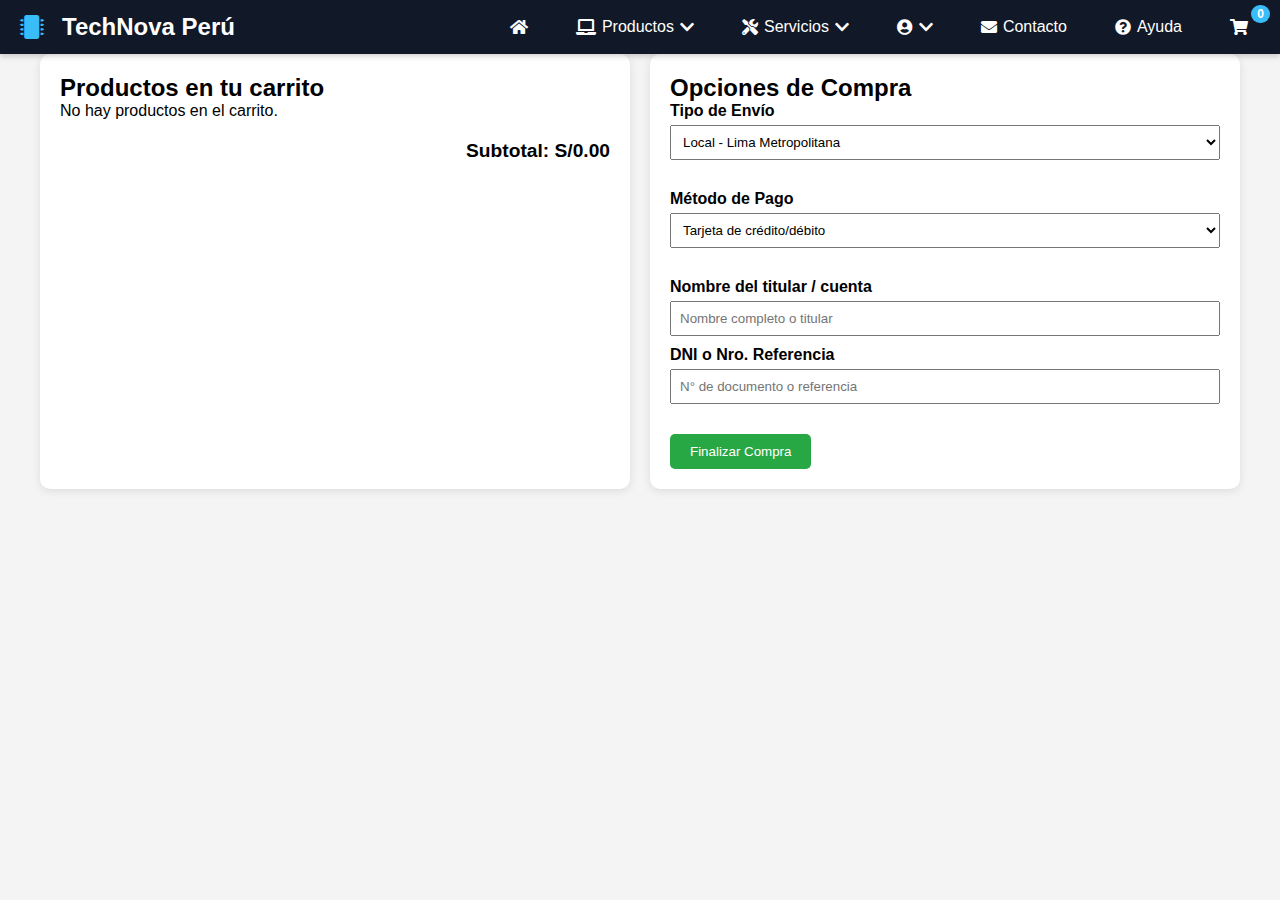
<file: carrito.html>
<!DOCTYPE html>
<html lang="es">
<head>
  <meta charset="UTF-8" />
  <meta name="viewport" content="width=device-width, initial-scale=1.0" />
  <title>Carrito de Compras</title>
  <link rel="stylesheet" href="style.css" />
  <link rel="stylesheet" href="https://cdnjs.cloudflare.com/ajax/libs/font-awesome/5.15.4/css/all.min.css" />
  <style>
    .container {
      display: flex;
      flex-wrap: wrap;
      gap: 20px;
      max-width: 1200px;
      margin: auto;
    }
    .left, .right {
      background: #fff;
      padding: 20px;
      border-radius: 10px;
      flex: 1;
      min-width: 300px;
      box-shadow: 0 2px 10px rgba(0,0,0,0.1);
    }
    .cart-item {
      border-bottom: 1px solid #ccc;
      padding: 10px 0;
    }
    .subtotal {
      margin-top: 20px;
      font-size: 1.2em;
      font-weight: bold;
      text-align: right;
    }
    h2 {
      margin-top: 0;
    }
    .form-section {
      margin-bottom: 20px;
    }
    .form-section input,
    .form-section select {
      width: 100%;
      padding: 8px;
      margin-top: 5px;
      margin-bottom: 10px;
    }
    .form-section label {
      font-weight: bold;
    }
    button {
      background-color: #28a745;
      color: white;
      padding: 10px 20px;
      border: none;
      border-radius: 5px;
      cursor: pointer;
    }
    button:hover {
      background-color: #218838;
    }
  </style>
</head>
<body>

    <!-- Menú de NAVEGACIÓN-->
<nav class="navbar">
  <div class="logo"><i class="fas fa-microchip"></i> TechNova Perú</div>
  <button class="hamburger" aria-label="Abrir menú">
    <i class="fas fa-bars"></i>
  </button>
  <ul class="nav-menu">
    <li><a href="index.html"><i class="fas fa-home"></i></a></li>
    <li class="dropdown">
      <a href="#" class="dropbtn">
        <i class="fas fa-laptop"></i> Productos <i class="fas fa-chevron-down"></i>
      </a>
      <ul class="submenu">
        <li><a href="#"><i class="fas fa-laptop-code"></i> Laptops</a></li>
        <li><a href="#"><i class="fas fa-desktop"></i> PCs de Escritorio</a></li>
        <li><a href="#"><i class="fas fa-memory"></i> Componentes</a></li>
        <li><a href="Celulares.html"><i class="fas fa-mobile-alt"></i> Celulares</a></li>
        <li><a href="#"><i class="fas fa-keyboard"></i> Periféricos</a></li>
        <li><a href="#"><i class="fas fa-headphones"></i> Accesorios</a></li>
        <li><a href="#"><i class="fas fa-tags"></i> Ofertas</a></li>
      </ul>
    </li>
    <li class="dropdown">
      <a href="#" class="dropbtn">
        <i class="fas fa-tools"></i> Servicios <i class="fas fa-chevron-down"></i>
      </a>
      <ul class="submenu">
        <li><a href="envio.html"><i class="fas fa-truck"></i> Envíos y Entregas</a></li>
        <li><a href="garantias.html"><i class="fas fa-shield-alt"></i> Garantías</a></li>
        <li><a href="soporte.html"><i class="fas fa-headset"></i> Soporte Técnico</a></li>
        <li><a href="postventa.html"><i class="fas fa-wrench"></i> Postventa</a></li>
      </ul>
    </li>
    <li class="dropdown">
      <a href="#" class="dropbtn">
        <i class="fas fa-user-circle"></i> <i class="fas fa-chevron-down"></i>
      </a>
      <ul class="submenu">
        <li><a href="login.html"><i class="fas fa-sign-in-alt"></i> Iniciar Sesión</a></li>
        <li><a href="Registro.html"><i class="fas fa-user-plus"></i> Registrarse</a></li>
        <li><a href="nosotros.html"><i class="fas fa-user"></i> ¿Quiénes Somos?</a></li>
        <li><a href="historial.html"><i class="fas fa-history"></i> Historial de Compras</a></li>
      </ul>
    </li>
    <li><a href="contacto.html"><i class="fas fa-envelope"></i> Contacto</a></li>
    <li><a href="ayuda.html"><i class="fas fa-question-circle"></i> Ayuda</a></li>
    <li class="cart">
  <a href="carrito.html">
    <i class="fas fa-shopping-cart"></i>
    <span class="cart-count">0</span>
  </a>
</li>
  </ul>
</nav>

<!-- CARRITO DE COMPRA -->
  <div class="container">
    <!-- Lado Izquierdo -->
    <div class="left">
      <h2>Productos en tu carrito</h2>
      <div id="cart-items"></div>
      <div class="subtotal">
        Subtotal: S/<span id="cart-total">0.00</span>
      </div>
    </div>

    <!-- Lado Derecho -->
    <div class="right">
      <h2>Opciones de Compra</h2>

      <div class="form-section">
        <label for="envio">Tipo de Envío</label><br>
        <select id="envio" onchange="actualizarEnvio()">
          <option value="local">Local - Lima Metropolitana</option>
          <option value="provincia">A otra ciudad o provincia</option>
        </select>
      </div>

      <div class="form-section" id="datos-envio" style="display:none;">
        <label for="direccion">Dirección de Envío</label>
        <input type="text" id="direccion" placeholder="Dirección completa">
        <label for="distrito">Distrito / Ciudad</label>
        <input type="text" id="distrito" placeholder="Ej. Arequipa, Cusco">
      </div>

      <div class="form-section">
        <label for="metodo-pago">Método de Pago</label>
        <select id="metodo-pago">
          <option value="tarjeta">Tarjeta de crédito/débito</option>
          <option value="yape">Yape / Plin</option>
          <option value="contraentrega">Contra Entrega (solo Lima Metropolitana)</option>
        </select>
      </div>

      <div class="form-section">
        <label for="nombre">Nombre del titular / cuenta</label>
        <input type="text" id="nombre" placeholder="Nombre completo o titular">
        <label for="dni">DNI o Nro. Referencia</label>
        <input type="text" id="dni" placeholder="N° de documento o referencia">
      </div>

      <button onclick="finalizarCompra()">Finalizar Compra</button>
    </div>
  </div>

  <script>
  let cartItems = JSON.parse(localStorage.getItem('cart')) || [];

  function renderCart() {
    const container = document.getElementById('cart-items');
    const totalEl = document.getElementById('cart-total');
    let total = 0;

    if (cartItems.length === 0) {
      container.innerHTML = '<p>No hay productos en el carrito.</p>';
      totalEl.textContent = '0.00';
      return;
    }

    container.innerHTML = '';
    cartItems.forEach((item, index) => {
      const itemTotal = item.precio * item.cantidad;
      total += itemTotal;

      container.innerHTML += `
        <div class="cart-item" style="display: flex; gap: 10px; align-items: center;">
          <img src="${item.imagen}" alt="${item.nombre}" style="width: 80px; height: 80px; object-fit: cover; border-radius: 5px;">
          <div style="flex: 1;">
            <strong>${item.nombre}</strong><br>
            Precio unitario: S/${item.precio.toFixed(2)}<br>
            Cantidad: 
            <input type="number" min="1" value="${item.cantidad}" onchange="actualizarCantidad(${index}, this.value)" style="width: 60px;"><br>
            Total: S/${itemTotal.toFixed(2)}
          </div>
          <button onclick="eliminarProducto(${index})" style="background-color: #dc3545; color: white; border: none; padding: 5px 10px; border-radius: 4px;">Eliminar</button>
        </div>
      `;
    });

    totalEl.textContent = total.toFixed(2);
  }

  function eliminarProducto(index) {
    if (confirm('¿Estás seguro de eliminar este producto del carrito?')) {
      cartItems.splice(index, 1);
      localStorage.setItem('cart', JSON.stringify(cartItems));
      renderCart();
    }
  }

  function actualizarCantidad(index, nuevaCantidad) {
    const cantidad = parseInt(nuevaCantidad);
    if (cantidad > 0) {
      cartItems[index].cantidad = cantidad;
      localStorage.setItem('cart', JSON.stringify(cartItems));
      renderCart();
    }
  }

  function actualizarEnvio() {
    const envio = document.getElementById('envio').value;
    const datosEnvio = document.getElementById('datos-envio');
    const metodoPago = document.getElementById('metodo-pago');

    if (envio === 'provincia') {
      datosEnvio.style.display = 'block';
      [...metodoPago.options].forEach(opt => {
        if (opt.value === 'contraentrega') opt.disabled = true;
      });
      if (metodoPago.value === 'contraentrega') metodoPago.value = 'tarjeta';
    } else {
      datosEnvio.style.display = 'none';
      [...metodoPago.options].forEach(opt => opt.disabled = false);
    }
  }

  function finalizarCompra() {
    const tipoEnvio = document.getElementById('envio').value;
    const metodoPago = document.getElementById('metodo-pago').value;
    const nombre = document.getElementById('nombre').value;

    if (tipoEnvio === 'provincia') {
      const direccion = document.getElementById('direccion').value;
      const distrito = document.getElementById('distrito').value;
      if (!direccion || !distrito) {
        alert('Por favor completa los datos de envío.');
        return;
      }
    }

    if (!nombre) {
      alert('Por favor ingresa el nombre del titular o cuenta.');
      return;
    }

    alert('¡Compra finalizada! Gracias por confiar en TechNova.');
    localStorage.removeItem('cart');
    window.location.href = 'index.html';
  }

  renderCart();
</script>

</body>
</html>
</file>
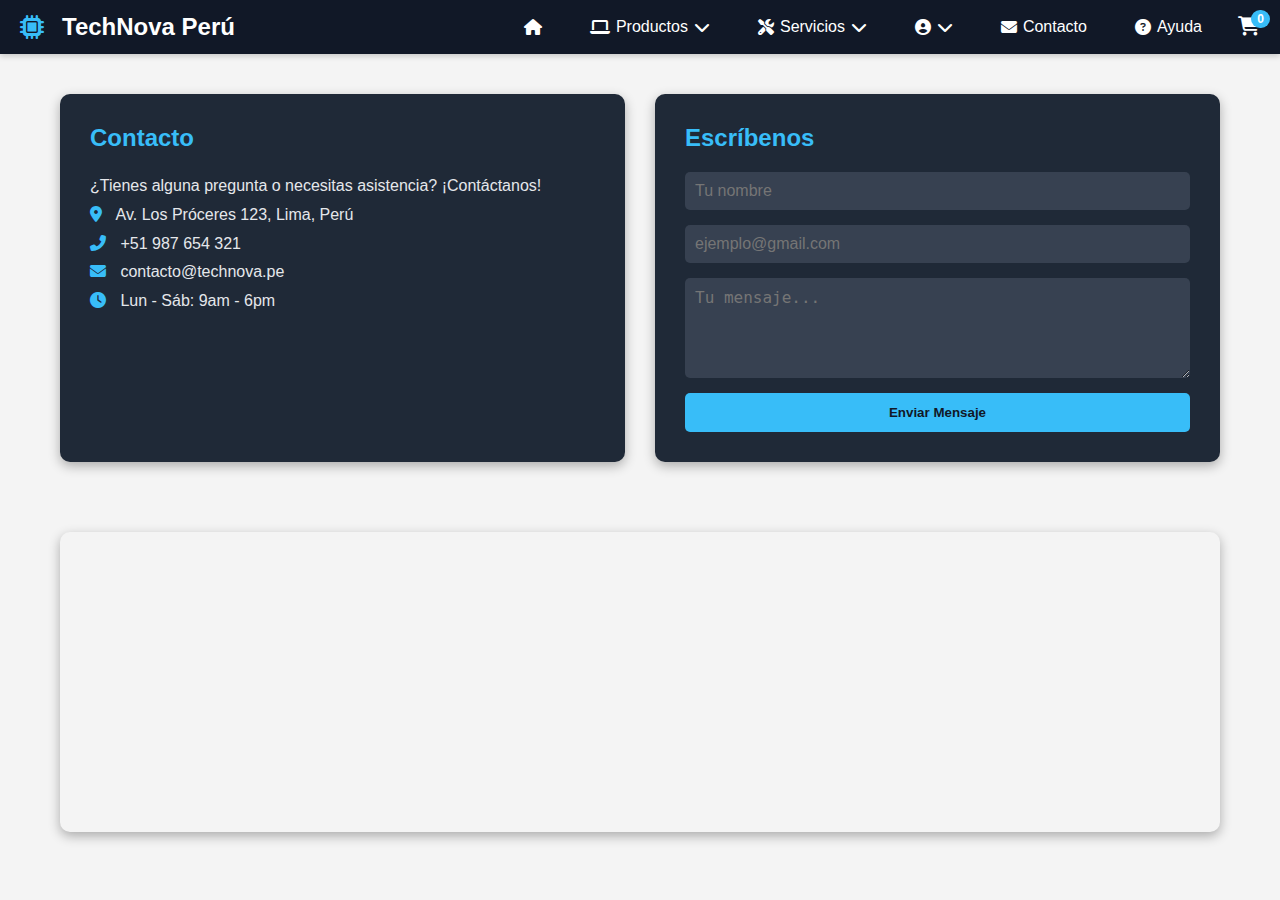
<file: contacto.html>
<!DOCTYPE html>
<html lang="es">
<head>
  <meta charset="UTF-8">
  <meta name="viewport" content="width=device-width, initial-scale=1">
  <title>Contacto - TechNova</title>
  <link rel="stylesheet" href="style.css">
  <link rel="stylesheet" href="https://cdnjs.cloudflare.com/ajax/libs/font-awesome/6.5.0/css/all.min.css">
  <style>

    .contact-section {
      display: flex;
      flex-wrap: wrap;
      justify-content: space-between;
      gap: 30px;
      padding: 40px 20px;
      max-width: 1200px;
      margin: auto;
    }

    .contact-info, .contact-form {
      flex: 1 1 45%;
      background-color: #1f2937;
      padding: 30px;
      border-radius: 10px;
      box-shadow: 0 4px 12px rgba(0,0,0,0.3);
    }

    .contact-info h2, .contact-form h2 {
      margin-bottom: 20px;
      color: #38bdf8;
    }

    .contact-info p, .contact-info li {
      line-height: 1.8;
      color: #e5e7eb;
    }

    .contact-info ul {
      list-style: none;
      padding: 0;
    }

    .contact-info li i {
      margin-right: 10px;
      color: #38bdf8;
    }

    .contact-form form {
      display: flex;
      flex-direction: column;
    }

    .contact-form input,
    .contact-form textarea {
      margin-bottom: 15px;
      padding: 10px;
      font-size: 1rem;
      border: none;
      border-radius: 5px;
      background-color: #374151;
      color: white;
    }

    .contact-form textarea {
      resize: vertical;
      min-height: 100px;
    }

    .contact-form button {
      background-color: #38bdf8;
      color: #111827;
      padding: 12px;
      border: none;
      border-radius: 5px;
      font-weight: bold;
      cursor: pointer;
      transition: background-color 0.3s;
    }

    .contact-form button:hover {
      background-color: #0ea5e9;
    }

    /* Map Responsive */
    .map {
      width: 100%;
      height: 300px;
      margin-top: 30px;
      border: 0;
      border-radius: 10px;
      box-shadow: 0 4px 12px rgba(0,0,0,0.3);
    }

    @media (max-width: 768px) {
      .contact-section {
        flex-direction: column;
      }
    }
  </style>
</head>
<body>

    <!-- MENU DE NAVEGACION -->
  <nav class="navbar">
    <div class="logo"><i class="fas fa-microchip"></i> TechNova Perú</div>

    <div class="hamburger"><i class="fas fa-bars"></i></div>

    <ul class="nav-menu">
      <li><a href="index.html"><i class="fas fa-home"></i></a></li>

      <li class="dropdown">
        <a href="#"><i class="fas fa-laptop"></i> Productos <i class="fas fa-chevron-down"></i></a>
        <ul class="submenu">
          <li><a href="#"><i class="fas fa-laptop-code"></i> Laptops</a></li>
          <li><a href="#"><i class="fas fa-desktop"></i> PCs de Escritorio</a></li>
          <li><a href="#"><i class="fas fa-memory"></i> Componentes</a></li>
          <li><a href="#"><i class="fas fa-mobile-alt"></i> Celulares</a></li>
          <li><a href="#"><i class="fas fa-keyboard"></i> Periféricos</a></li>
          <li><a href="#"><i class="fas fa-headphones"></i> Accesorios</a></li>
          <li><a href="#"><i class="fas fa-tags"></i> Ofertas</a></li>
        </ul>
      </li>

      <li class="dropdown">
        <a href="#"><i class="fas fa-tools"></i> Servicios <i class="fas fa-chevron-down"></i></a>
        <ul class="submenu">
          <li><a href="#"><i class="fas fa-truck"></i> Envíos y Entregas</a></li>
          <li><a href="garantias.html"><i class="fas fa-shield-alt"></i> Garantías</a></li>
          <li><a href="soporte.html"><i class="fas fa-headset"></i> Soporte Técnico</a></li>
          <li><a href="postventa.html"><i class="fas fa-wrench"></i> Postventa</a></li>
        </ul>
      </li>

      <li class="dropdown">
        <a href="#"><i class="fas fa-user-circle"></i> <i class="fas fa-chevron-down"></i></a>
        <ul class="submenu">
          <li><a href="login.html"><i class="fas fa-sign-in-alt"></i> Iniciar Sesión</a></li>
          <li><a href="Registro.html"><i class="fas fa-user-plus"></i> Registrarse</a></li>
          <li><a href="nosotros.html"><i class="fas fa-user"></i> ¿Quienes Somos?</a></li>
          <li><a href="#"><i class="fas fa-history"></i> Historial de Compras</a></li>
        </ul>
      </li>

      <li><a href="contacto.html"><i class="fas fa-envelope"></i> Contacto</a></li>
      <li><a href="#"><i class="fas fa-question-circle"></i> Ayuda</a></li>

      <li class="cart">
        <i class="fas fa-shopping-cart"></i>
        <span class="cart-count">0</span>
      </li>
    </ul>
  </nav>

<section class="contact-section">
  <div class="contact-info">
    <h2>Contacto</h2>
    <p>¿Tienes alguna pregunta o necesitas asistencia? ¡Contáctanos!</p>
    <ul>
      <li><i class="fas fa-map-marker-alt"></i> Av. Los Próceres 123, Lima, Perú</li>
      <li><i class="fas fa-phone-alt"></i> +51 987 654 321</li>
      <li><i class="fas fa-envelope"></i> contacto@technova.pe</li>
      <li><i class="fas fa-clock"></i> Lun - Sáb: 9am - 6pm</li>
    </ul>
  </div>

  <div class="contact-form">
    <h2>Escríbenos</h2>
    <form action="#" method="post">
      <input type="text" name="name" placeholder="Tu nombre" required>
      <input type="email" name="email" placeholder="ejemplo@gmail.com" required>
      <textarea name="message" placeholder="Tu mensaje..." required></textarea>
      <button type="submit">Enviar Mensaje</button>
    </form>
  </div>
</section>

<!-- Mapa de ubicación -->
<div style="padding: 0 20px; max-width: 1200px; margin: 0 auto;">
  <iframe class="map" src="https://www.google.com/maps/embed?pb=!1m18!1m12!1m3!1d3900.852845647114!2d-77.04275448458336!3d-12.125823591401282!2m3!1f0!2f0!3f0!3m2!1i1024!2i768!4f13.1!3m3!1m2!1s0x9105c8c1cb6325a1%3A0x346d9d6e6d22ce23!2sAv.%20Los%20Pr%C3%B3ceres%20123%2C%20Lima%2015012%2C%20Per%C3%BA!5e0!3m2!1ses-419!2s!4v1700000000000" allowfullscreen="" loading="lazy"></iframe>
</div>

<script>
  document.querySelector("form").addEventListener("submit", function (e) {
    e.preventDefault(); // Evita recarga

    const name = document.querySelector('input[name="name"]');
    const email = document.querySelector('input[name="email"]');
    const message = document.querySelector('textarea[name="message"]');

    if (!name.value || !email.value || !message.value) {
      alert("Por favor completa todos los campos.");
      return;
    }

    // Mensaje de éxito simulado
    alert("Gracias por contactarnos. Te responderemos pronto.");

    // Limpiar formulario
    name.value = "";
    email.value = "";
    message.value = "";
  });
</script>

</body>
</html>
</file>
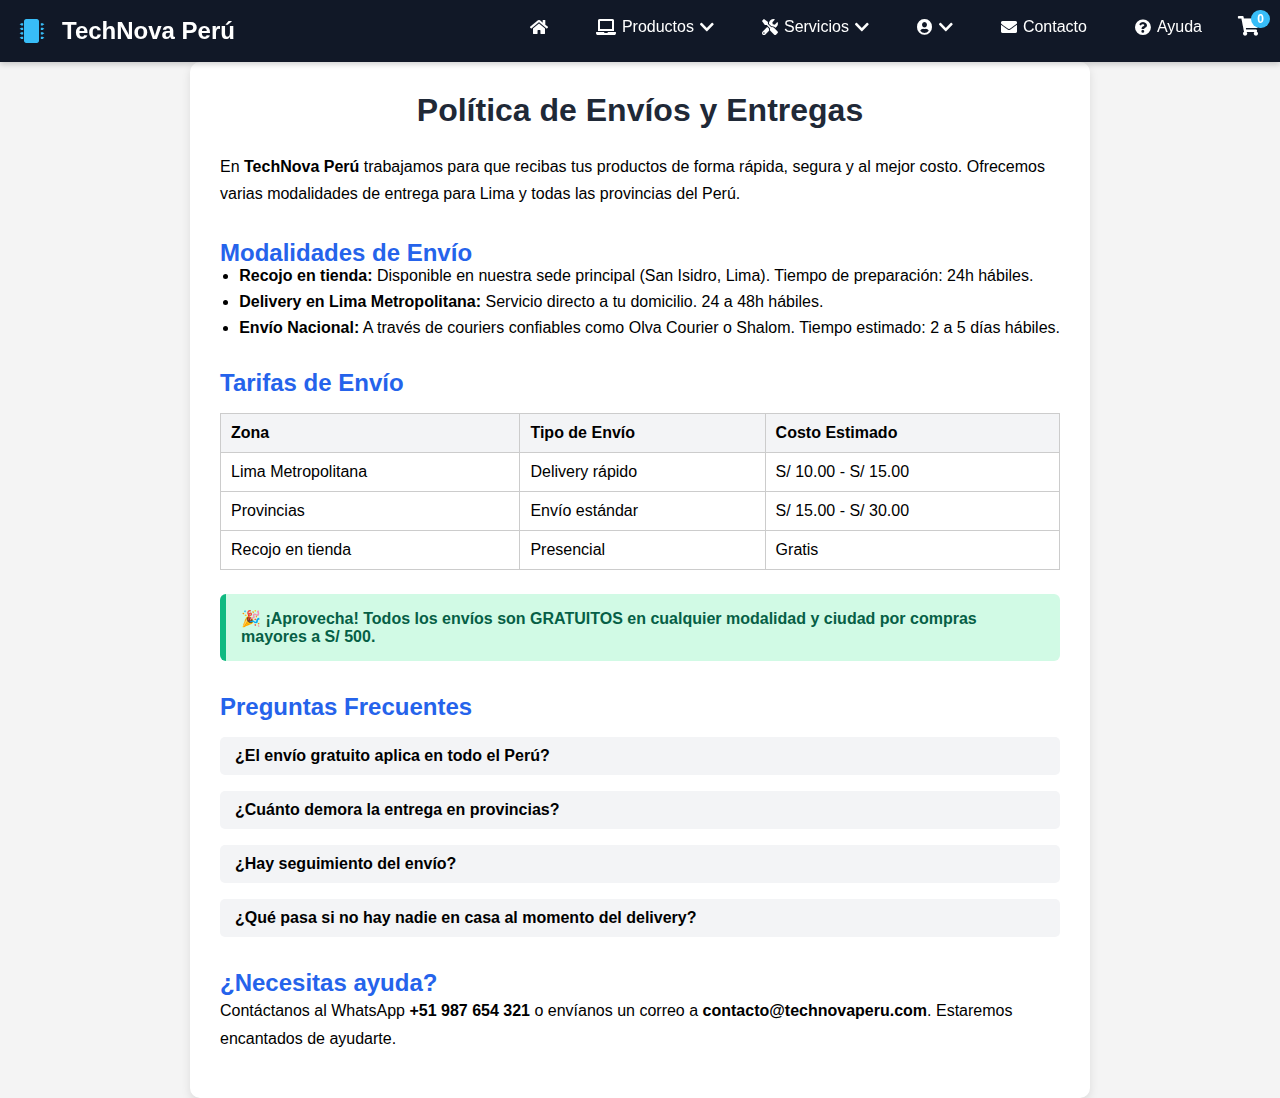
<file: envio.html>
<!DOCTYPE html>
<html lang="es">
<head>
  <meta charset="UTF-8" />
  <meta name="viewport" content="width=device-width, initial-scale=1.0"/>
  <title>Envíos y Entregas - TechNova Perú</title>
  <link rel="stylesheet" href="style.css">
  <link rel="stylesheet" href="https://cdnjs.cloudflare.com/ajax/libs/font-awesome/5.15.4/css/all.min.css">
  <style>

    .container {
      max-width: 900px;
      margin: auto;
      background-color: white;
      padding: 30px;
      border-radius: 10px;
      box-shadow: 0 4px 10px rgba(0,0,0,0.1);
    }

    h1 {
      color: #1f2937;
      text-align: center;
      margin-bottom: 1.5rem;
    }

    h2 {
      margin-top: 2rem;
      color: #2563eb;
    }

    p {
      line-height: 1.7;
      margin-bottom: 1rem;
    }

    ul {
      padding-left: 1.2rem;
      margin-bottom: 1rem;
    }

    ul li {
      margin-bottom: 0.5rem;
    }

    .highlight {
      background-color: #d1fae5;
      padding: 15px;
      border-left: 6px solid #10b981;
      margin: 1.5rem 0;
      border-radius: 6px;
      font-weight: bold;
      color: #065f46;
    }

    table {
      width: 100%;
      border-collapse: collapse;
      margin-top: 1rem;
    }

    table, th, td {
      border: 1px solid #ccc;
    }

    th, td {
      padding: 10px;
      text-align: left;
    }

    th {
      background-color: #f3f4f6;
    }

    .faq-item {
      margin: 1rem 0;
    }

    .faq-question {
      background-color: #f3f4f6;
      padding: 10px 15px;
      border-radius: 5px;
      cursor: pointer;
      font-weight: bold;
      transition: background-color 0.3s ease;
    }

    .faq-question:hover {
      background-color: #e5e7eb;
    }

    .faq-answer {
      display: none;
      padding: 10px 15px;
      background-color: #f9fafb;
      border-left: 4px solid #38bdf8;
      border-radius: 0 0 6px 6px;
    }

    @media (max-width: 600px) {
      .container {
        padding: 20px;
      }

      h1 {
        font-size: 1.5rem;
      }

      h2 {
        font-size: 1.2rem;
      }
    }
  </style>
</head>
<body>

    <!-- MENU DE NAVEGACION -->
  <nav class="navbar">
    <div class="logo"><i class="fas fa-microchip"></i> TechNova Perú</div>

    <button class="hamburger" aria-label="Abrir menú">
      <i class="fas fa-bars"></i>
    </button>

    <ul class="nav-menu">
      <li><a href="index.html"><i class="fas fa-home"></i></a></li>

      <li class="dropdown">
        <a href="#" class="dropbtn">
          <i class="fas fa-laptop"></i> Productos <i class="fas fa-chevron-down"></i>
        </a>
        <ul class="submenu">
          <li><a href="#"><i class="fas fa-laptop-code"></i> Laptops</a></li>
          <li><a href="#"><i class="fas fa-desktop"></i> PCs de Escritorio</a></li>
          <li><a href="#"><i class="fas fa-memory"></i> Componentes</a></li>
          <li><a href="#"><i class="fas fa-keyboard"></i> Periféricos</a></li>
          <li><a href="#"><i class="fas fa-headphones"></i> Accesorios</a></li>
          <li><a href="#"><i class="fas fa-tags"></i> Ofertas</a></li>
        </ul>
      </li>

      <li class="dropdown">
        <a href="#" class="dropbtn">
          <i class="fas fa-tools"></i> Servicios <i class="fas fa-chevron-down"></i>
        </a>
        <ul class="submenu">
          <li><a href="#"><i class="fas fa-truck"></i> Envíos y Entregas</a></li>
          <li><a href="garantias.html"><i class="fas fa-shield-alt"></i> Garantías</a></li>
          <li><a href="soporte.html"><i class="fas fa-headset"></i> Soporte Técnico</a></li>
          <li><a href="postventa.html"><i class="fas fa-wrench"></i> Postventa</a></li>
        </ul>
      </li>

      <li class="dropdown">
        <a href="#" class="dropbtn">
          <i class="fas fa-user-circle"></i> <i class="fas fa-chevron-down"></i>
        </a>
        <ul class="submenu">
          <li><a href="login.html"><i class="fas fa-sign-in-alt"></i> Iniciar Sesión</a></li>
          <li><a href="Registro.html"><i class="fas fa-user-plus"></i> Registrarse</a></li>
          <li><a href="nosotros.html"><i class="fas fa-user"></i> ¿Quiénes Somos?</a></li>
          <li><a href="historial.html"><i class="fas fa-history"></i> Historial de Compras</a></li>
        </ul>
      </li>

      <li><a href="contacto.html"><i class="fas fa-envelope"></i> Contacto</a></li>
      <li><a href="ayuda.html"><i class="fas fa-question-circle"></i> Ayuda</a></li>

      <li class="cart">
        <i class="fas fa-shopping-cart"></i>
        <span class="cart-count">0</span>
      </li>
    </ul>
  </nav>

  <!-- envio y entrega -->

  <div class="container">
    <h1>Política de Envíos y Entregas</h1>

    <p>En <strong>TechNova Perú</strong> trabajamos para que recibas tus productos de forma rápida, segura y al mejor costo. Ofrecemos varias modalidades de entrega para Lima y todas las provincias del Perú.</p>

    <h2>Modalidades de Envío</h2>
    <ul>
      <li><strong>Recojo en tienda:</strong> Disponible en nuestra sede principal (San Isidro, Lima). Tiempo de preparación: 24h hábiles.</li>
      <li><strong>Delivery en Lima Metropolitana:</strong> Servicio directo a tu domicilio. 24 a 48h hábiles.</li>
      <li><strong>Envío Nacional:</strong> A través de couriers confiables como Olva Courier o Shalom. Tiempo estimado: 2 a 5 días hábiles.</li>
    </ul>

    <h2>Tarifas de Envío</h2>
    <table>
      <thead>
        <tr>
          <th>Zona</th>
          <th>Tipo de Envío</th>
          <th>Costo Estimado</th>
        </tr>
      </thead>
      <tbody>
        <tr>
          <td>Lima Metropolitana</td>
          <td>Delivery rápido</td>
          <td>S/ 10.00 - S/ 15.00</td>
        </tr>
        <tr>
          <td>Provincias</td>
          <td>Envío estándar</td>
          <td>S/ 15.00 - S/ 30.00</td>
        </tr>
        <tr>
          <td>Recojo en tienda</td>
          <td>Presencial</td>
          <td>Gratis</td>
        </tr>
      </tbody>
    </table>

    <div class="highlight">
      🎉 ¡Aprovecha! Todos los envíos son <strong>GRATUITOS en cualquier modalidad y ciudad</strong> por compras mayores a <strong>S/ 500</strong>.
    </div>

    <h2>Preguntas Frecuentes</h2>

    <div class="faq-item">
      <div class="faq-question">¿El envío gratuito aplica en todo el Perú?</div>
      <div class="faq-answer">Sí. El envío gratuito se aplica para cualquier destino dentro del territorio peruano, ya sea Lima o provincias, si tu compra supera los S/ 500.</div>
    </div>

    <div class="faq-item">
      <div class="faq-question">¿Cuánto demora la entrega en provincias?</div>
      <div class="faq-answer">Entre 2 y 5 días hábiles, dependiendo de tu ubicación y el courier asignado.</div>
    </div>

    <div class="faq-item">
      <div class="faq-question">¿Hay seguimiento del envío?</div>
      <div class="faq-answer">Sí. Te proporcionamos un código de seguimiento del courier para que puedas monitorear tu paquete en todo momento.</div>
    </div>

    <div class="faq-item">
      <div class="faq-question">¿Qué pasa si no hay nadie en casa al momento del delivery?</div>
      <div class="faq-answer">El courier intentará una segunda entrega. En caso no haya respuesta, deberás recoger el paquete en la agencia más cercana.</div>
    </div>

    <h2>¿Necesitas ayuda?</h2>
    <p>Contáctanos al WhatsApp <strong>+51 987 654 321</strong> o envíanos un correo a <strong>contacto@technovaperu.com</strong>. Estaremos encantados de ayudarte.</p>
  </div>

  <script>
    const questions = document.querySelectorAll('.faq-question');
    questions.forEach(q => {
      q.addEventListener('click', () => {
        const answer = q.nextElementSibling;
        const isVisible = answer.style.display === 'block';
        document.querySelectorAll('.faq-answer').forEach(a => a.style.display = 'none');
        answer.style.display = isVisible ? 'none' : 'block';
      });
    });
  </script>
</body>
</html>
</file>
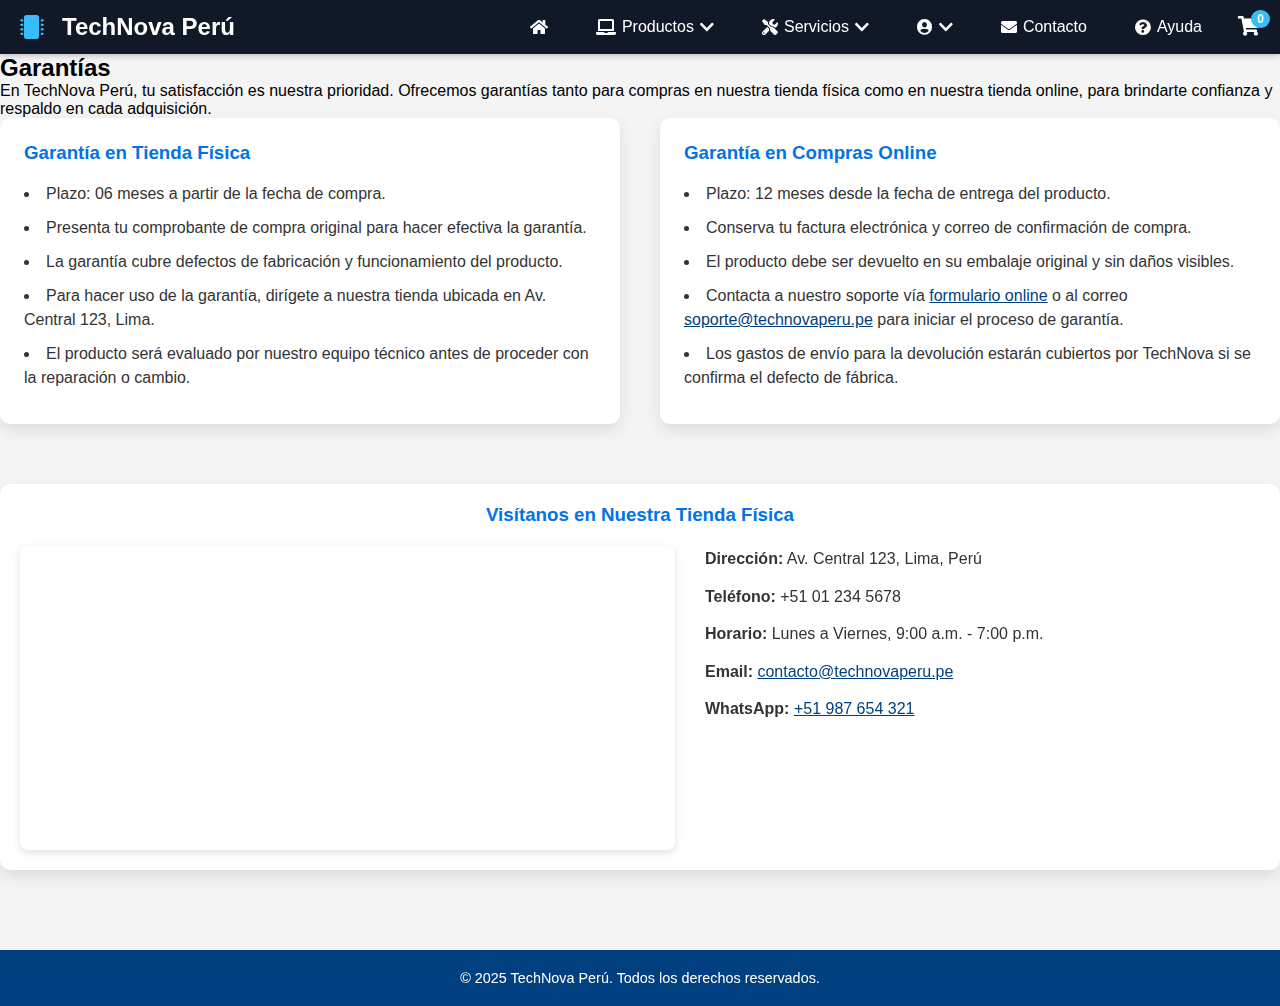
<file: garantias.html>
<!DOCTYPE html>
<html lang="es">
<head>
  <meta charset="UTF-8" />
  <meta name="viewport" content="width=device-width, initial-scale=1" />
  <title>Garantías - TechNova Perú</title>
  <link rel="stylesheet" href="style.css">

  <!-- FontAwesome para iconos -->
  <link rel="stylesheet" href="https://cdnjs.cloudflare.com/ajax/libs/font-awesome/5.15.4/css/all.min.css"/>
  <style>
    /* Secciones garantía */
.garantia-secciones {
  display: flex;
  gap: 40px;
  flex-wrap: wrap;
  justify-content: center;
}

.garantia-secciones article {
  background: white;
  border-radius: 10px;
  box-shadow: 0 6px 15px rgba(0,0,0,0.1);
  padding: 24px;
  flex: 1 1 350px;
  min-width: 280px;
}

.garantia-secciones h3 {
  margin-bottom: 18px;
  color: #0073e6;
}

.garantia-secciones ul {
  list-style: inside disc;
  line-height: 1.5;
  color: #333;
}

.garantia-secciones ul li {
  margin-bottom: 10px;
}

.garantia-secciones a {
  color: #004080;
  text-decoration: underline;
}

.garantia-secciones a:hover {
  color: #ffcc00;
  text-decoration: none;
}

.ubicacion-contacto {
  margin-top: 60px;
  padding: 20px;
  background: white;
  border-radius: 10px;
  box-shadow: 0 6px 15px rgba(0,0,0,0.1);
}

.ubicacion-contacto h3 {
  color: #0073e6;
  margin-bottom: 20px;
  text-align: center;
}

.map-contact-container {
  display: flex;
  gap: 30px;
  flex-wrap: wrap;
  justify-content: center;
  align-items: flex-start;
}

.mapa {
  flex: 1 1 400px;
  min-width: 300px;
  border-radius: 8px;
  overflow: hidden;
  box-shadow: 0 3px 8px rgba(0,0,0,0.12);
}

.info-contacto {
  flex: 1 1 300px;
  min-width: 280px;
  font-size: 1rem;
  color: #333;
  line-height: 1.6;
}

.info-contacto p {
  margin-bottom: 12px;
}

.info-contacto a {
  color: #004080;
  text-decoration: underline;
  transition: color 0.3s ease;
}

.info-contacto a:hover {
  color: #ffcc00;
  text-decoration: none;
}

/* Responsive para la sección de contacto */
@media (max-width: 700px) {
  .map-contact-container {
    flex-direction: column;
    gap: 20px;
  }

  .mapa, .info-contacto {
    min-width: 100%;
  }
}


/* Footer simple */
footer {
  text-align: center;
  padding: 20px;
  background: #004080;
  color: white;
  margin-top: 80px;
  font-size: 0.9rem;
}

  </style>
</head>
<body>
  <!-- MENU DE NAVEGACION -->
  <nav class="navbar">
    <div class="logo"><i class="fas fa-microchip"></i> TechNova Perú</div>

    <button class="hamburger" aria-label="Abrir menú">
      <i class="fas fa-bars"></i>
    </button>

    <ul class="nav-menu">
      <li><a href="index.html"><i class="fas fa-home"></i></a></li>

      <li class="dropdown">
        <a href="#" class="dropbtn">
          <i class="fas fa-laptop"></i> Productos <i class="fas fa-chevron-down"></i>
        </a>
        <ul class="submenu">
          <li><a href="#"><i class="fas fa-laptop-code"></i> Laptops</a></li>
          <li><a href="#"><i class="fas fa-desktop"></i> PCs de Escritorio</a></li>
          <li><a href="#"><i class="fas fa-memory"></i> Componentes</a></li>
          <li><a href="#"><i class="fas fa-keyboard"></i> Periféricos</a></li>
          <li><a href="#"><i class="fas fa-headphones"></i> Accesorios</a></li>
          <li><a href="#"><i class="fas fa-tags"></i> Ofertas</a></li>
        </ul>
      </li>

      <li class="dropdown">
        <a href="#" class="dropbtn">
          <i class="fas fa-tools"></i> Servicios <i class="fas fa-chevron-down"></i>
        </a>
        <ul class="submenu">
          <li><a href="#"><i class="fas fa-truck"></i> Envíos y Entregas</a></li>
          <li><a href="garantias.html"><i class="fas fa-shield-alt"></i> Garantías</a></li>
          <li><a href="soporte.html"><i class="fas fa-headset"></i> Soporte Técnico</a></li>
          <li><a href="postventa.html"><i class="fas fa-wrench"></i> Postventa</a></li>
        </ul>
      </li>

      <li class="dropdown">
        <a href="#" class="dropbtn">
          <i class="fas fa-user-circle"></i> <i class="fas fa-chevron-down"></i>
        </a>
        <ul class="submenu">
          <li><a href="login.html"><i class="fas fa-sign-in-alt"></i> Iniciar Sesión</a></li>
          <li><a href="Registro.html"><i class="fas fa-user-plus"></i> Registrarse</a></li>
          <li><a href="nosotros.html"><i class="fas fa-user"></i> ¿Quiénes Somos?</a></li>
          <li><a href="historial.html"><i class="fas fa-history"></i> Historial de Compras</a></li>
        </ul>
      </li>

      <li><a href="#"><i class="fas fa-envelope"></i> Contacto</a></li>
      <li><a href="#"><i class="fas fa-question-circle"></i> Ayuda</a></li>

      <li class="cart">
        <i class="fas fa-shopping-cart"></i>
        <span class="cart-count">0</span>
      </li>
    </ul>
  </nav>

  <main>
    <section class="intro">
      <h2>Garantías</h2>
      <p>
        En TechNova Perú, tu satisfacción es nuestra prioridad. Ofrecemos garantías tanto para
        compras en nuestra tienda física como en nuestra tienda online, para brindarte confianza
        y respaldo en cada adquisición.
      </p>
    </section>

    <section class="garantia-secciones">
      <article>
        <h3>Garantía en Tienda Física</h3>
        <ul>
          <li>Plazo: 06 meses a partir de la fecha de compra.</li>
          <li>Presenta tu comprobante de compra original para hacer efectiva la garantía.</li>
          <li>La garantía cubre defectos de fabricación y funcionamiento del producto.</li>
          <li>
            Para hacer uso de la garantía, dirígete a nuestra tienda ubicada en Av. Central 123,
            Lima.
          </li>
          <li>El producto será evaluado por nuestro equipo técnico antes de proceder con la reparación o cambio.</li>
        </ul>
      </article>

      <article>
        <h3>Garantía en Compras Online</h3>
        <ul>
          <li>Plazo: 12 meses desde la fecha de entrega del producto.</li>
          <li>Conserva tu factura electrónica y correo de confirmación de compra.</li>
          <li>El producto debe ser devuelto en su embalaje original y sin daños visibles.</li>
          <li>
            Contacta a nuestro soporte vía <a href="soporte.html">formulario online</a> o al correo
            <a href="mailto:soporte@technovaperu.pe">soporte@technovaperu.pe</a> para iniciar el proceso de garantía.
          </li>
          <li>
            Los gastos de envío para la devolución estarán cubiertos por TechNova si se confirma
            el defecto de fábrica.
          </li>
        </ul>
      </article>
    </section>
  </main>

  <!-- NUEVA SECCIÓN: Ubicación y contacto -->
  <section class="ubicacion-contacto">
    <h3>Visítanos en Nuestra Tienda Física</h3>
    <div class="map-contact-container">
      <div class="mapa">
        <!-- Reemplaza "Av. Central 123, Lima" con la dirección correcta para mejor precisión -->
        <iframe
          src="https://www.google.com/maps/embed?pb=!1m18!1m12!1m3!1d3901.123456789!2d-77.031456!3d-12.046374!2m3!1f0!2f0!3f0!3m2!1i1024!2i768!4f13.1!3m3!1m2!1s0x9105c8b0c1234567%3A0x123456789abcdef!2sAv.%20Central%20123%2C%20Lima%2C%20Per%C3%BA!5e0!3m2!1ses!2spe!4v1651234567890!5m2!1ses!2spe"
          width="100%"
          height="300"
          style="border:0;"
          allowfullscreen=""
          loading="lazy"
          referrerpolicy="no-referrer-when-downgrade"
        ></iframe>
      </div>
      <div class="info-contacto">
        <p><strong>Dirección:</strong> Av. Central 123, Lima, Perú</p>
        <p><strong>Teléfono:</strong> +51 01 234 5678</p>
        <p><strong>Horario:</strong> Lunes a Viernes, 9:00 a.m. - 7:00 p.m.</p>
        <p><strong>Email:</strong> <a href="mailto:contacto@technovaperu.pe">contacto@technovaperu.pe</a></p>
        <p><strong>WhatsApp:</strong> <a href="https://wa.me/51987654321" target="_blank" rel="noopener">+51 987 654 321</a></p>
      </div>
    </div>
  </section>

  <footer>
    <p>&copy; 2025 TechNova Perú. Todos los derechos reservados.</p>
  </footer>

  <script>
    // Script para navbar hamburguesa y dropdowns móviles

const hamburger = document.querySelector('.hamburger');
const navMenu = document.querySelector('.nav-menu');
const dropdowns = document.querySelectorAll('.dropdown');

hamburger.addEventListener('click', () => {
  navMenu.classList.toggle('active');
});

dropdowns.forEach(dropdown => {
  const dropBtn = dropdown.querySelector('.dropbtn');

  dropBtn.addEventListener('click', (e) => {
    if(window.innerWidth <= 900) {
      e.preventDefault();
      const submenu = dropdown.querySelector('.submenu');
      submenu.classList.toggle('expanded');
    }
  });
});

window.addEventListener('resize', () => {
  if(window.innerWidth > 900) {
    navMenu.classList.remove('active');
    dropdowns.forEach(dropdown => {
      const submenu = dropdown.querySelector('.submenu');
      submenu.classList.remove('expanded');
    });
  }
});

  </script>
</body>
</html>
</file>
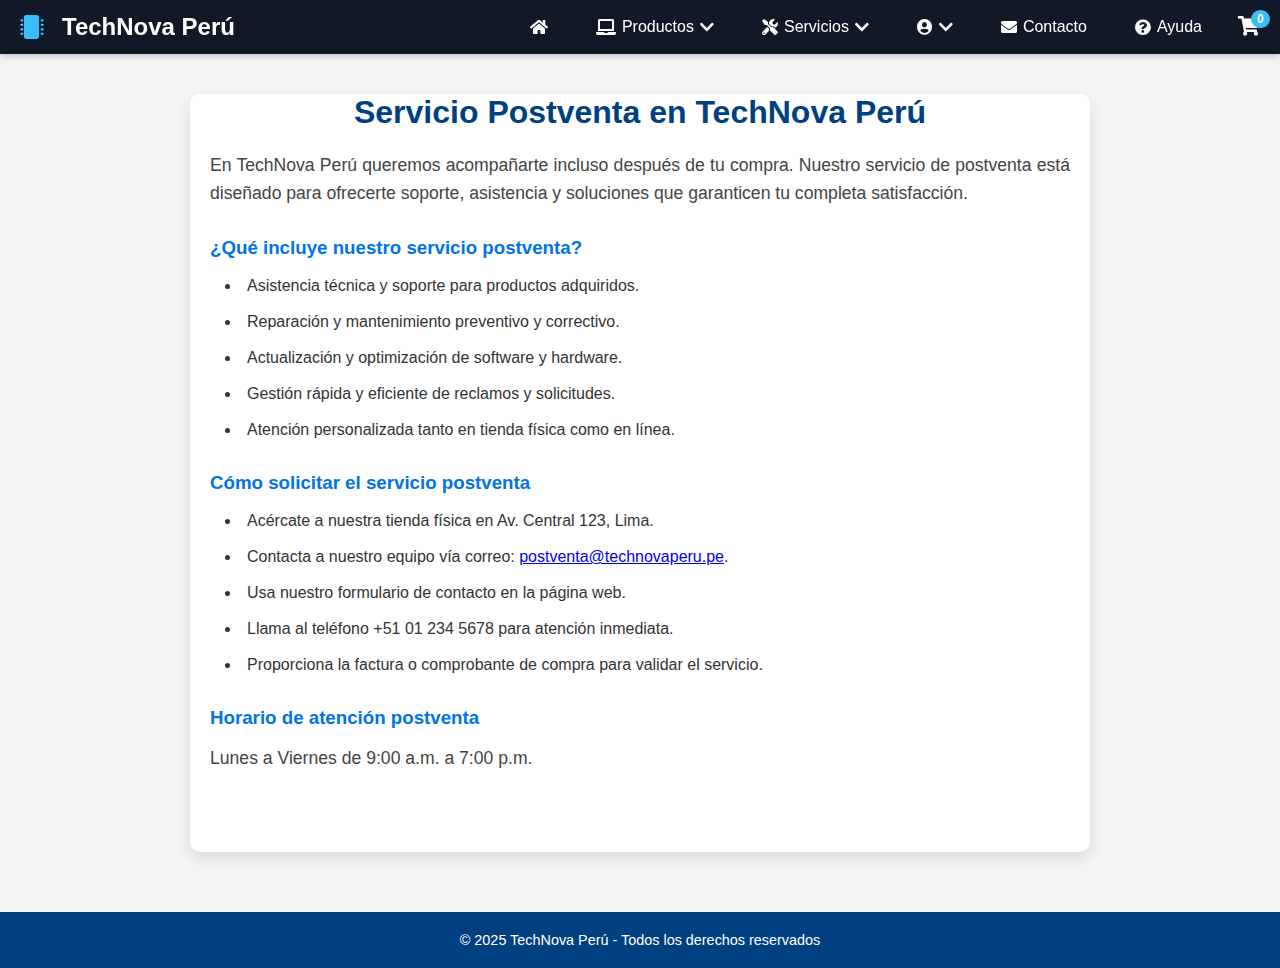
<file: postventa.html>
<!DOCTYPE html>
<html lang="es">
<head>
  <meta charset="UTF-8" />
  <meta name="viewport" content="width=device-width, initial-scale=1" />
  <title>Postventa - TechNova Perú</title>
  <link href="https://cdnjs.cloudflare.com/ajax/libs/font-awesome/5.15.4/css/all.min.css" rel="stylesheet"/>
  <link rel="stylesheet" href="style.css">
  <style>
    /* Main content */
    main {
      max-width: 900px;
      margin: 40px auto;
      padding: 0 20px 60px;
      background: white;
      border-radius: 10px;
      box-shadow: 0 6px 15px rgba(0,0,0,0.1);
    }
    main h2 {
      color: #004080;
      margin-bottom: 20px;
      font-size: 2rem;
      text-align: center;
    }
    main p {
      font-size: 1.1rem;
      color: #444;
      line-height: 1.6;
      margin-bottom: 20px;
      text-align: justify;
    }
    section.postventa-info {
      margin-top: 30px;
    }
    section.postventa-info h3 {
      color: #0073e6;
      margin-bottom: 15px;
    }
    section.postventa-info ul {
      list-style: inside disc;
      line-height: 1.5;
      color: #333;
      padding-left: 15px;
    }
    section.postventa-info ul li {
      margin-bottom: 12px;
    }
    /* Footer */
    footer {
      text-align: center;
      padding: 20px;
      background: #004080;
      color: white;
      margin-top: 60px;
      font-size: 0.9rem;
    }
  </style>
</head>
<body>

  <!-- MENU DE NAVEGACION -->
  <nav class="navbar">
    <div class="logo"><i class="fas fa-microchip"></i> TechNova Perú</div>

    <div class="hamburger"><i class="fas fa-bars"></i></div>

    <ul class="nav-menu">
      <li><a href="index.html"><i class="fas fa-home"></i></a></li>

      <li class="dropdown">
        <a href="#"><i class="fas fa-laptop"></i> Productos <i class="fas fa-chevron-down"></i></a>
        <ul class="submenu">
          <li><a href="#"><i class="fas fa-laptop-code"></i> Laptops</a></li>
          <li><a href="#"><i class="fas fa-desktop"></i> PCs de Escritorio</a></li>
          <li><a href="#"><i class="fas fa-memory"></i> Componentes</a></li>
          <li><a href="#"><i class="fas fa-mobile-alt"></i> Celulares</a></li>
          <li><a href="#"><i class="fas fa-keyboard"></i> Periféricos</a></li>
          <li><a href="#"><i class="fas fa-headphones"></i> Accesorios</a></li>
          <li><a href="#"><i class="fas fa-tags"></i> Ofertas</a></li>
        </ul>
      </li>

      <li class="dropdown">
        <a href="#"><i class="fas fa-tools"></i> Servicios <i class="fas fa-chevron-down"></i></a>
        <ul class="submenu">
          <li><a href="#"><i class="fas fa-truck"></i> Envíos y Entregas</a></li>
          <li><a href="garantias.html"><i class="fas fa-shield-alt"></i> Garantías</a></li>
          <li><a href="soporte.html"><i class="fas fa-headset"></i> Soporte Técnico</a></li>
          <li><a href="postventa.html"><i class="fas fa-wrench"></i> Postventa</a></li>
        </ul>
      </li>

      <li class="dropdown">
        <a href="#"><i class="fas fa-user-circle"></i> <i class="fas fa-chevron-down"></i></a>
        <ul class="submenu">
          <li><a href="login.html"><i class="fas fa-sign-in-alt"></i> Iniciar Sesión</a></li>
          <li><a href="Registro.html"><i class="fas fa-user-plus"></i> Registrarse</a></li>
          <li><a href="nosotros.html"><i class="fas fa-user"></i> ¿Quienes Somos?</a></li>
          <li><a href="#"><i class="fas fa-history"></i> Historial de Compras</a></li>
        </ul>
      </li>

      <li><a href="contacto.html"><i class="fas fa-envelope"></i> Contacto</a></li>
      <li><a href="#"><i class="fas fa-question-circle"></i> Ayuda</a></li>

      <li class="cart">
        <i class="fas fa-shopping-cart"></i>
        <span class="cart-count">0</span>
      </li>
    </ul>
  </nav>

  <main>
    <h2>Servicio Postventa en TechNova Perú</h2>
    <p>
      En TechNova Perú queremos acompañarte incluso después de tu compra. Nuestro servicio de postventa
      está diseñado para ofrecerte soporte, asistencia y soluciones que garanticen tu completa satisfacción.
    </p>

    <section class="postventa-info">
      <h3>¿Qué incluye nuestro servicio postventa?</h3>
      <ul>
        <li>Asistencia técnica y soporte para productos adquiridos.</li>
        <li>Reparación y mantenimiento preventivo y correctivo.</li>
        <li>Actualización y optimización de software y hardware.</li>
        <li>Gestión rápida y eficiente de reclamos y solicitudes.</li>
        <li>Atención personalizada tanto en tienda física como en línea.</li>
      </ul>
    </section>

    <section class="postventa-info">
      <h3>Cómo solicitar el servicio postventa</h3>
      <ul>
        <li>Acércate a nuestra tienda física en Av. Central 123, Lima.</li>
        <li>Contacta a nuestro equipo vía correo: <a href="mailto:postventa@technovaperu.pe">postventa@technovaperu.pe</a>.</li>
        <li>Usa nuestro formulario de contacto en la página web.</li>
        <li>Llama al teléfono +51 01 234 5678 para atención inmediata.</li>
        <li>Proporciona la factura o comprobante de compra para validar el servicio.</li>
      </ul>
    </section>

    <section class="postventa-info">
      <h3>Horario de atención postventa</h3>
      <p>Lunes a Viernes de 9:00 a.m. a 7:00 p.m.</p>
    </section>
  </main>

  <footer>
    &copy; 2025 TechNova Perú - Todos los derechos reservados
  </footer>

  <script>
    const hamburger = document.querySelector('.hamburger');
    const navMenu = document.querySelector('.nav-menu');
    const dropdowns = document.querySelectorAll('.dropdown');

    hamburger.addEventListener('click', () => {
      navMenu.classList.toggle('active');
    });

    dropdowns.forEach(dropdown => {
      const dropLink = dropdown.querySelector('a');

      dropLink.addEventListener('click', e => {
        if(window.innerWidth <= 900) {
          e.preventDefault();
          const submenu = dropdown.querySelector('.submenu');
          submenu.classList.toggle('expanded');
        }
      });
    });

    window.addEventListener('resize', () => {
      if(window.innerWidth > 900) {
        navMenu.classList.remove('active');
        dropdowns.forEach(dropdown => {
          const submenu = dropdown.querySelector('.submenu');
          submenu.classList.remove('expanded');
        });
      }
    });
  </script>
</body>
</html>
</file>
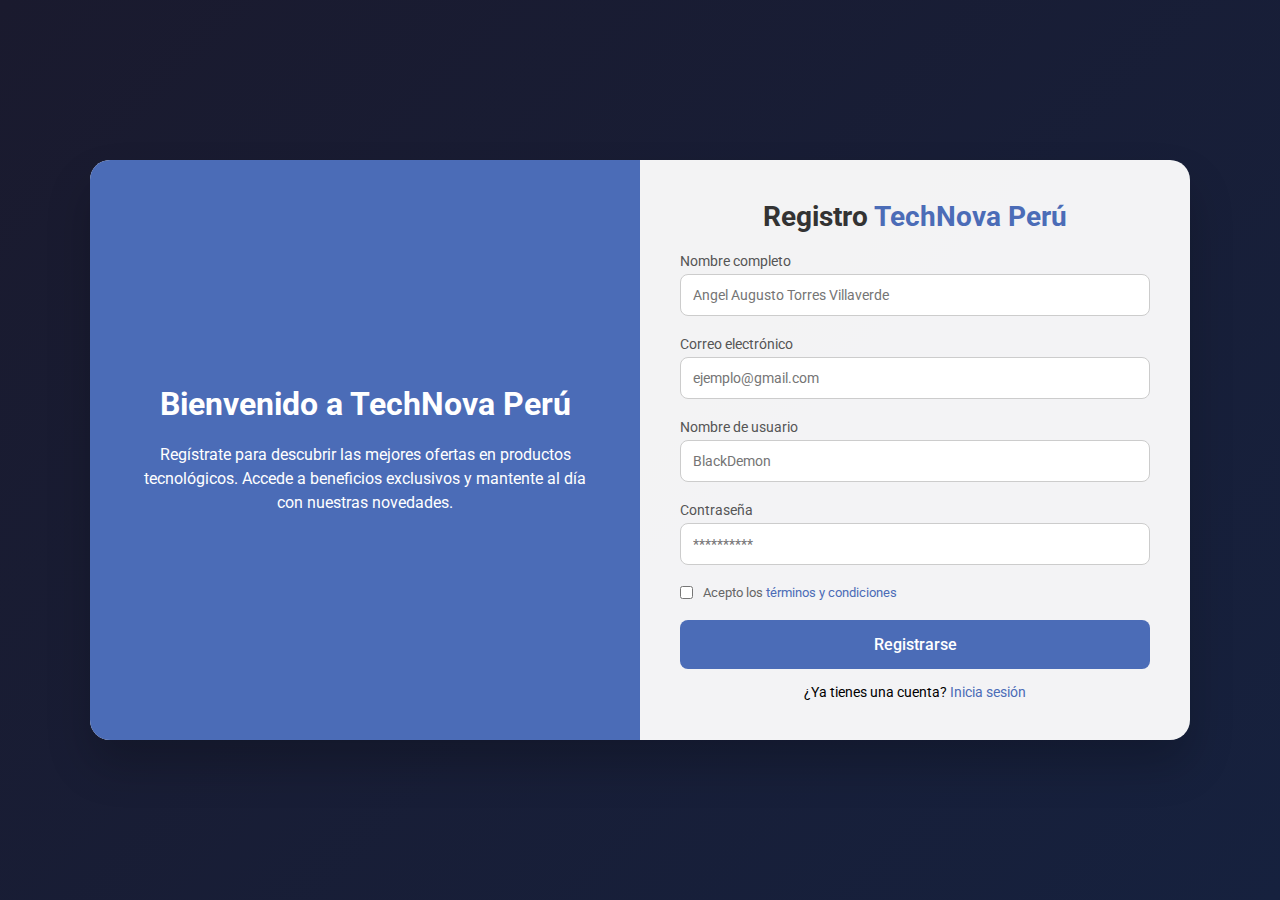
<file: Registro.html>
<!DOCTYPE html>
<html lang="es">
<head>
    <meta charset="UTF-8">
    <meta name="viewport" content="width=device-width, initial-scale=1.0">
    <title>Technovaperu - Registro de Usuarios</title>
    <link href="https://fonts.googleapis.com/css2?family=Roboto:wght@300;400;500;700&display=swap" rel="stylesheet">
    <link rel="stylesheet" href="https://cdnjs.cloudflare.com/ajax/libs/font-awesome/6.0.0-beta3/css/all.min.css">
    <style>
        * {
            margin: 0;
            padding: 0;
            box-sizing: border-box;
            font-family: 'Roboto', sans-serif;
        }

        body {
            background: linear-gradient(135deg, #1a1a2e, #16213e);
            min-height: 100vh;
            display: flex;
            justify-content: center;
            align-items: center;
            overflow-x: hidden;
        }

        .container {
            display: flex;
            max-width: 1100px;
            width: 100%;
            background: rgba(255, 255, 255, 0.95);
            border-radius: 20px;
            overflow: hidden;
            box-shadow: 0 25px 45px rgba(0, 0, 0, 0.2);
            margin: 20px;
        }

        .panel-info {
            width: 50%;
            background: #4b6cb7;
            color: white;
            padding: 40px;
            display: flex;
            flex-direction: column;
            justify-content: center;
            align-items: center;
            text-align: center;
        }

        .panel-info h1 {
            font-size: 32px;
            margin-bottom: 20px;
        }

        .panel-info p {
            font-size: 16px;
            line-height: 1.5;
        }

        .register-panel {
            width: 50%;
            padding: 40px;
        }

        .logo {
            text-align: center;
            margin-bottom: 20px;
        }

        .logo h1 {
            font-size: 28px;
            font-weight: 700;
            color: #333;
        }

        .logo h1 span {
            color: #4b6cb7;
        }

        .register-form {
            margin-top: 20px;
        }

        .form-group {
            margin-bottom: 20px;
        }

        .form-group label {
            display: block;
            font-size: 14px;
            color: #555;
            margin-bottom: 5px;
        }

        .form-control {
            width: 100%;
            padding: 12px;
            border: 1px solid #ccc;
            border-radius: 8px;
            font-size: 14px;
        }

        .form-control:focus {
            border-color: #4b6cb7;
            outline: none;
        }

        .terms {
            display: flex;
            align-items: center;
            margin-bottom: 20px;
        }

        .terms input {
            margin-right: 10px;
        }

        .terms label {
            font-size: 13px;
            color: #666;
        }

        .terms a {
            color: #4b6cb7;
            text-decoration: none;
        }

        .register-btn {
            width: 100%;
            padding: 15px;
            background: #4b6cb7;
            color: white;
            border: none;
            border-radius: 8px;
            font-size: 16px;
            font-weight: 500;
            cursor: pointer;
            transition: background 0.3s;
        }

        .register-btn:hover {
            background: #3a5a9c;
        }

        .login-link {
            text-align: center;
            margin-top: 15px;
            font-size: 14px;
        }

        .login-link a {
            color: #4b6cb7;
            text-decoration: none;
        }

        @media (max-width: 768px) {
            .container {
                flex-direction: column;
            }

            .panel-info, .register-panel {
                width: 100%;
            }
        }
    </style>
</head>
<body>
    <div class="container">
        <div class="panel-info">
            <h1>Bienvenido a TechNova Perú</h1>
            <p>Regístrate para descubrir las mejores ofertas en productos tecnológicos. Accede a beneficios exclusivos y mantente al día con nuestras novedades.</p>
        </div>
        <div class="register-panel">
            <div class="logo">
                <h1>Registro <span>TechNova Perú</span></h1>
            </div>
            <form class="register-form" action="get">
                <div class="form-group">
                    <label for="nombre">Nombre completo</label>
                    <input type="text" id="nombre" class="form-control" required placeholder="Angel Augusto Torres Villaverde">
                </div>
                <div class="form-group">
                    <label for="email">Correo electrónico</label>
                    <input type="email" id="email" class="form-control" required placeholder="ejemplo@gmail.com">
                </div>
                <div class="form-group">
                    <label for="usuario">Nombre de usuario</label>
                    <input type="text" id="usuario" class="form-control" required placeholder="BlackDemon">
                </div>
                <div class="form-group">
                    <label for="password">Contraseña</label>
                    <input type="password" id="password" class="form-control" required placeholder="**********">
                </div>
                <div class="terms">
                    <input type="checkbox" id="terms" required>
                    <label for="terms">Acepto los <a href="#">términos y condiciones</a></label>
                </div>
                <button type="submit" class="register-btn">Registrarse</button>
                <div class="login-link">
                    ¿Ya tienes una cuenta? <a href="login.html">Inicia sesión</a>
                </div>
            </form>
        </div>
    </div>
</body>
</html>
</file>
<file: style.css>
* {
  margin: 0;
  padding: 0;
  box-sizing: border-box;
}

body {
  font-family: 'Roboto', sans-serif;
  background-color: #f4f4f4;
}

.navbar {
      display: flex;
      justify-content: space-between;
      align-items: center;
      background-color: #111827;
      padding: 10px 20px;
      color: white;
      position: sticky;
      top: 0;
      z-index: 999;
      box-shadow: 0 2px 6px rgba(0,0,0,0.2);
      flex-wrap: wrap;
    }

    .logo {
      font-size: 1.5rem;
      font-weight: bold;
      display: flex;
      align-items: center;
      gap: 10px;
    }

    .logo i {
      margin-right: 8px;
      color: #38bdf8;
    }

    .nav-menu {
      list-style: none;
      display: flex;
      gap: 1.5rem;
      margin: 0;
      padding: 0;
      align-items: center;
    }

    .nav-menu li {
      position: relative;
    }

    .nav-menu li a {
      color: white;
      text-decoration: none;
      padding: 8px 12px;
      font-size: 1rem;
      display: flex;
      align-items: center;
      gap: 6px;
      border-radius: 4px;
      transition: background-color 0.3s ease, color 0.3s ease;
    }

    .nav-menu li a:hover {
      background-color: #374151;
      color: #38bdf8;
    }

    /* Dropdown */
    .dropdown > a {
      cursor: pointer;
    }

    .dropdown .submenu {
      position: absolute;
      top: 38px;
      left: 0;
      background: #1f2937;
      border-radius: 4px;
      box-shadow: 0 4px 8px rgba(0,0,0,0.15);
      opacity: 0;
      pointer-events: none;
      transform: translateY(-10px);
      transition: all 0.25s ease;
      min-width: 200px;
      z-index: 1000;
    }

    .dropdown:hover .submenu {
      opacity: 1;
      pointer-events: auto;
      transform: translateY(0);
    }

    .submenu {
      list-style: none;
      padding-left: 0;
      margin: 0;
    }

    .submenu li a {
      display: block;
      padding: 10px 15px;
      font-size: 0.9rem;
      white-space: nowrap;
      color: white;
    }

    .submenu li a:hover {
      background-color: #374151;
      color: #38bdf8;
    }

    /* Cart */
    .cart {
      position: relative;
      font-size: 1.2rem;
      cursor: pointer;
    }

    .cart-count {
      position: absolute;
      top: -6px;
      right: -10px;
      background: #38bdf8;
      color: white;
      font-weight: 700;
      font-size: 0.75rem;
      padding: 2px 6px;
      border-radius: 12px;
      user-select: none;
    }

    /* Hamburger for mobile */
    .hamburger {
      display: none;
      font-size: 1.6rem;
      cursor: pointer;
      color: white;
    }

    @media (max-width: 900px) {
      .hamburger {
        display: block;
      }

      .nav-menu {
        position: fixed;
        top: 60px;
        right: 0;
        background-color: #1f2937;
        flex-direction: column;
        width: 240px;
        height: calc(100vh - 60px);
        padding-top: 20px;
        gap: 10px;
        transform: translateX(100%);
        transition: transform 0.3s ease;
        overflow-y: auto;
        box-shadow: -4px 0 12px rgba(0,0,0,0.3);
        z-index: 998;
      }

      .nav-menu.active {
        transform: translateX(0);
      }

      .nav-menu > li > a {
        font-size: 1.1rem;
        padding: 12px 20px;
      }

      .submenu {
        position: static;
        background: transparent;
        box-shadow: none;
        opacity: 1 !important;
        pointer-events: auto !important;
        transform: translateY(0) !important;
        padding-left: 15px;
        max-height: 0;
        overflow: hidden;
        transition: max-height 0.3s ease;
      }

      .submenu.expanded {
        max-height: 500px;
      }

      .submenu a {
        color: white;
        padding: 8px 20px;
      }

      .submenu a:hover {
        background-color: #374151;
        color: #38bdf8;
      }
    }

/* Carrusel */
.carousel-wrapper {
    position: relative;
    display: flex;
    justify-content: center;
    align-items: center;
    margin-top: 20px;
}

.carousel {
    display: flex;
    overflow-x: hidden;
    gap: 20px;
    padding: 10px 0;
}

.carousel-section h2{
    text-align: center;
    font-size: 30px;
}

.carousel-section p{
    text-align: center;
}

.carousel-item {
    min-width: 250px;
    text-align: center;
    background-color: #f9f9f9;
    border: 1px solid #ddd;
    border-radius: 10px;
    padding: 15px;
    box-shadow: 0 2px 5px rgba(0, 0, 0, 0.1);
    transition: transform 0.3s;
}

.carousel-item img {
    max-width: 100%;
    height: auto;
    border-radius: 8px;
}

.carousel-item p {
    font-size: 1.1rem;
    font-weight: bold;
    margin-top: 10px;
}

.carousel-item span {
    font-size: 1rem;
    color: #888;
    margin-top: 5px;
}

.carousel-item button {
    display: block;
    margin: 10px auto;
    padding: 8px 20px;
    background-color: #28a745;
    color: white;
    border: none;
    border-radius: 5px;
    cursor: pointer;
    font-size: 1rem;
    transition: background-color 0.3s;
}

.carousel-item button:hover {
    background-color: #218838;
}

/* Botones de navegación del carrusel */
.prev-btn, .next-btn {
    position: absolute;
    top: 50%;
    transform: translateY(-50%);
    background-color: rgba(0, 0, 0, 0.5);
    color: white;
    border: none;
    padding: 10px;
    cursor: pointer;
    font-size: 1.5rem;
    border-radius: 50%;
}

.prev-btn {
    left: 10px;
}

.next-btn {
    right: 10px;
}

/* Estilo de los carrousels de categorías */
.carousel-item img {
    max-width: 100px;
    height: auto;
}

.carousel-item p {
    margin-top: 10px;
    font-size: 0.9rem;
    font-weight: normal;
    color: #333;
}

/* Metodos de pago */

.metodos-pago {
    padding: 40px 40px;
    background-color: #f9f9f9;
    text-align: center;
    font-family: 'Segoe UI', sans-serif;
  }
  
  .metodos-pago h2 {
    font-size: 36px;
    margin-bottom: 10px;
    color: #222;
  }
  
  .metodos-pago p {
    font-size: 18px;
    color: #555;
    margin-bottom: 50px;
    max-width: 800px;
    margin-left: auto;
    margin-right: auto;
  }
  
  .tarjetas-pago {
    display: flex;
    flex-wrap: wrap;
    justify-content: center;
    gap: 30px;
  }
  
  .tarjeta {
    background-color: #fff;
    width: 240px;
    padding: 30px 20px;
    border-radius: 12px;
    box-shadow: 0 6px 20px rgba(0, 0, 0, 0.06);
    transition: transform 0.3s ease, box-shadow 0.3s ease;
    text-align: center;
  }
  
  .tarjeta img {
    width: 200px;
    margin-bottom: 20px;
  }
  
  .tarjeta h3 {
    font-size: 20px;
    color: #222;
    margin-bottom: 10px;
  }
  
  .tarjeta p {
    font-size: 12px;
    color: #555;
  }
  
  /* Zoom al pasar el mouse */
  .zoom:hover {
    transform: scale(1.05);
    box-shadow: 0 12px 25px rgba(0, 0, 0, 0.15);
  }

  /* pie de pagina */

  .footer-formal {
    background-color: #111827;
    color: #e5e7eb;
    padding: 40px 20px 20px;
    font-family: 'Segoe UI', sans-serif;
  }

  .footer-wrapper {
    display: flex;
    justify-content: space-between;
    flex-wrap: wrap;
    max-width: 1200px;
    margin: auto;
    gap: 40px;
  }

  .footer-section {
    flex: 1 1 250px;
    min-width: 220px;
  }

  .footer-section h4 {
    font-size: 1.1rem;
    margin-bottom: 15px;
    color: #38bdf8;
  }

  .footer-section p, .footer-section li {
    font-size: 0.95rem;
    margin-bottom: 10px;
  }

  .footer-section ul {
    list-style: none;
    padding: 0;
    margin: 0;
  }

  .footer-section ul li a {
    color: #e5e7eb;
    text-decoration: none;
    transition: color 0.3s ease;
  }

  .footer-section ul li a:hover {
    color: #38bdf8;
  }

  .footer-icons {
    margin-top: 10px;
  }

  .footer-icons a {
    color: #e5e7eb;
    margin-right: 15px;
    font-size: 1.2rem;
    transition: color 0.3s ease;
  }

  .footer-icons a:hover {
    color: #38bdf8;
  }

  .footer-bottom {
    text-align: center;
    padding-top: 20px;
    border-top: 1px solid #374151;
    font-size: 0.9rem;
    margin-top: 30px;
    color: #9ca3af;
  }

  @media (max-width: 768px) {
    .footer-wrapper {
      flex-direction: column;
      gap: 30px;
    }

    .footer-section {
      text-align: center;
    }

    .footer-icons {
      justify-content: center;
    }
  }
</file>
